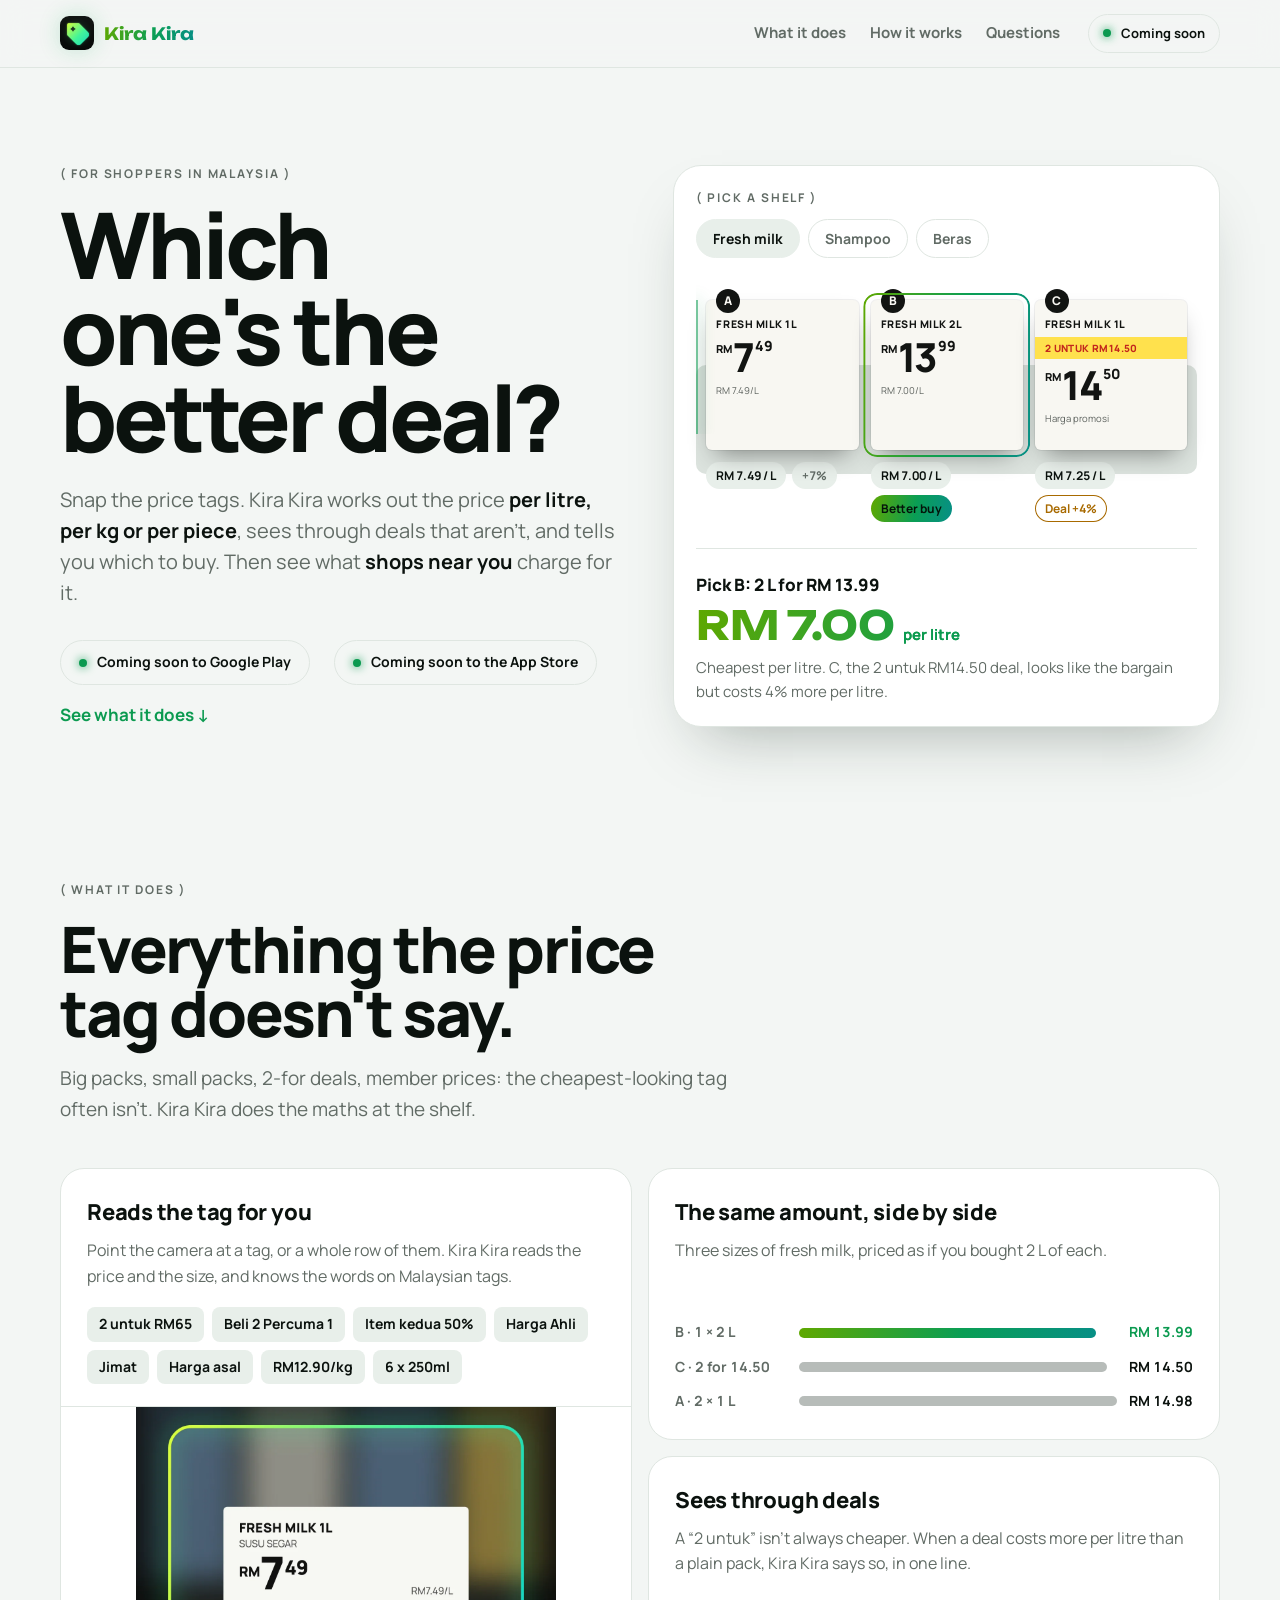
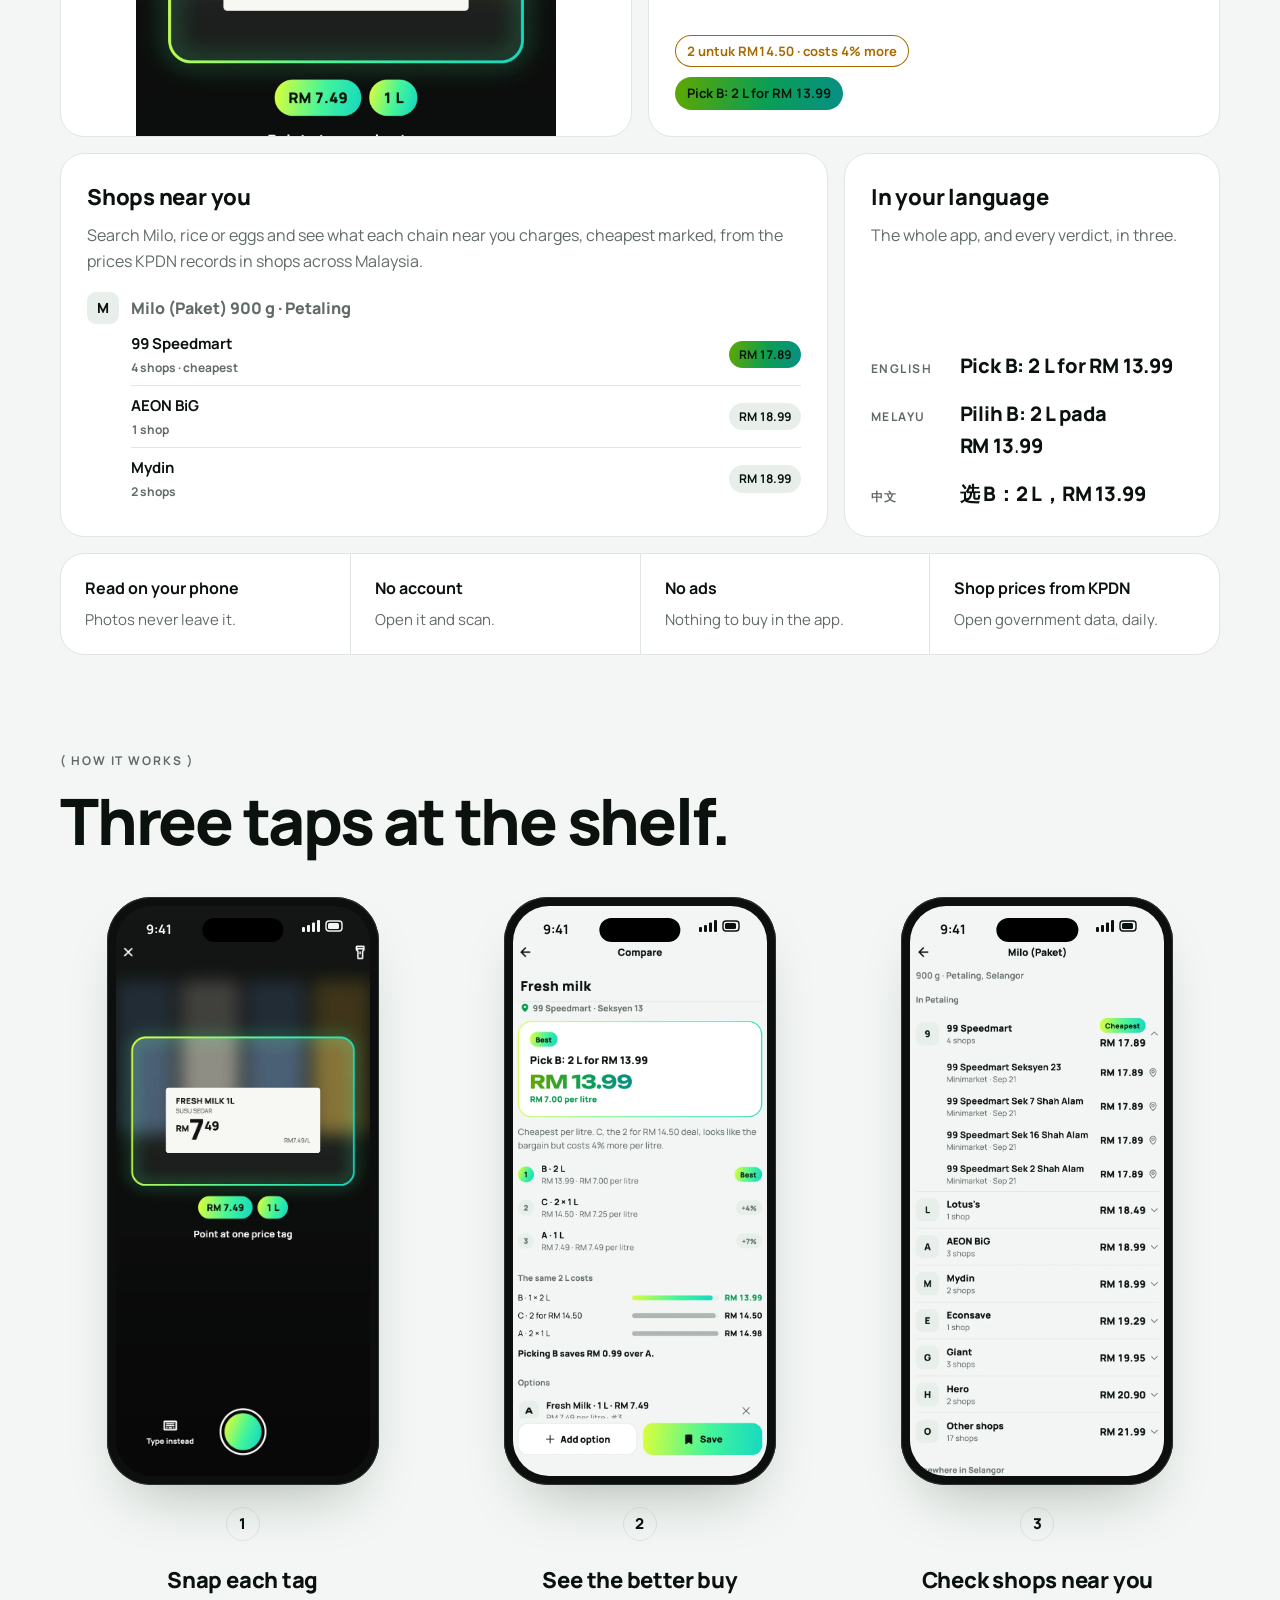
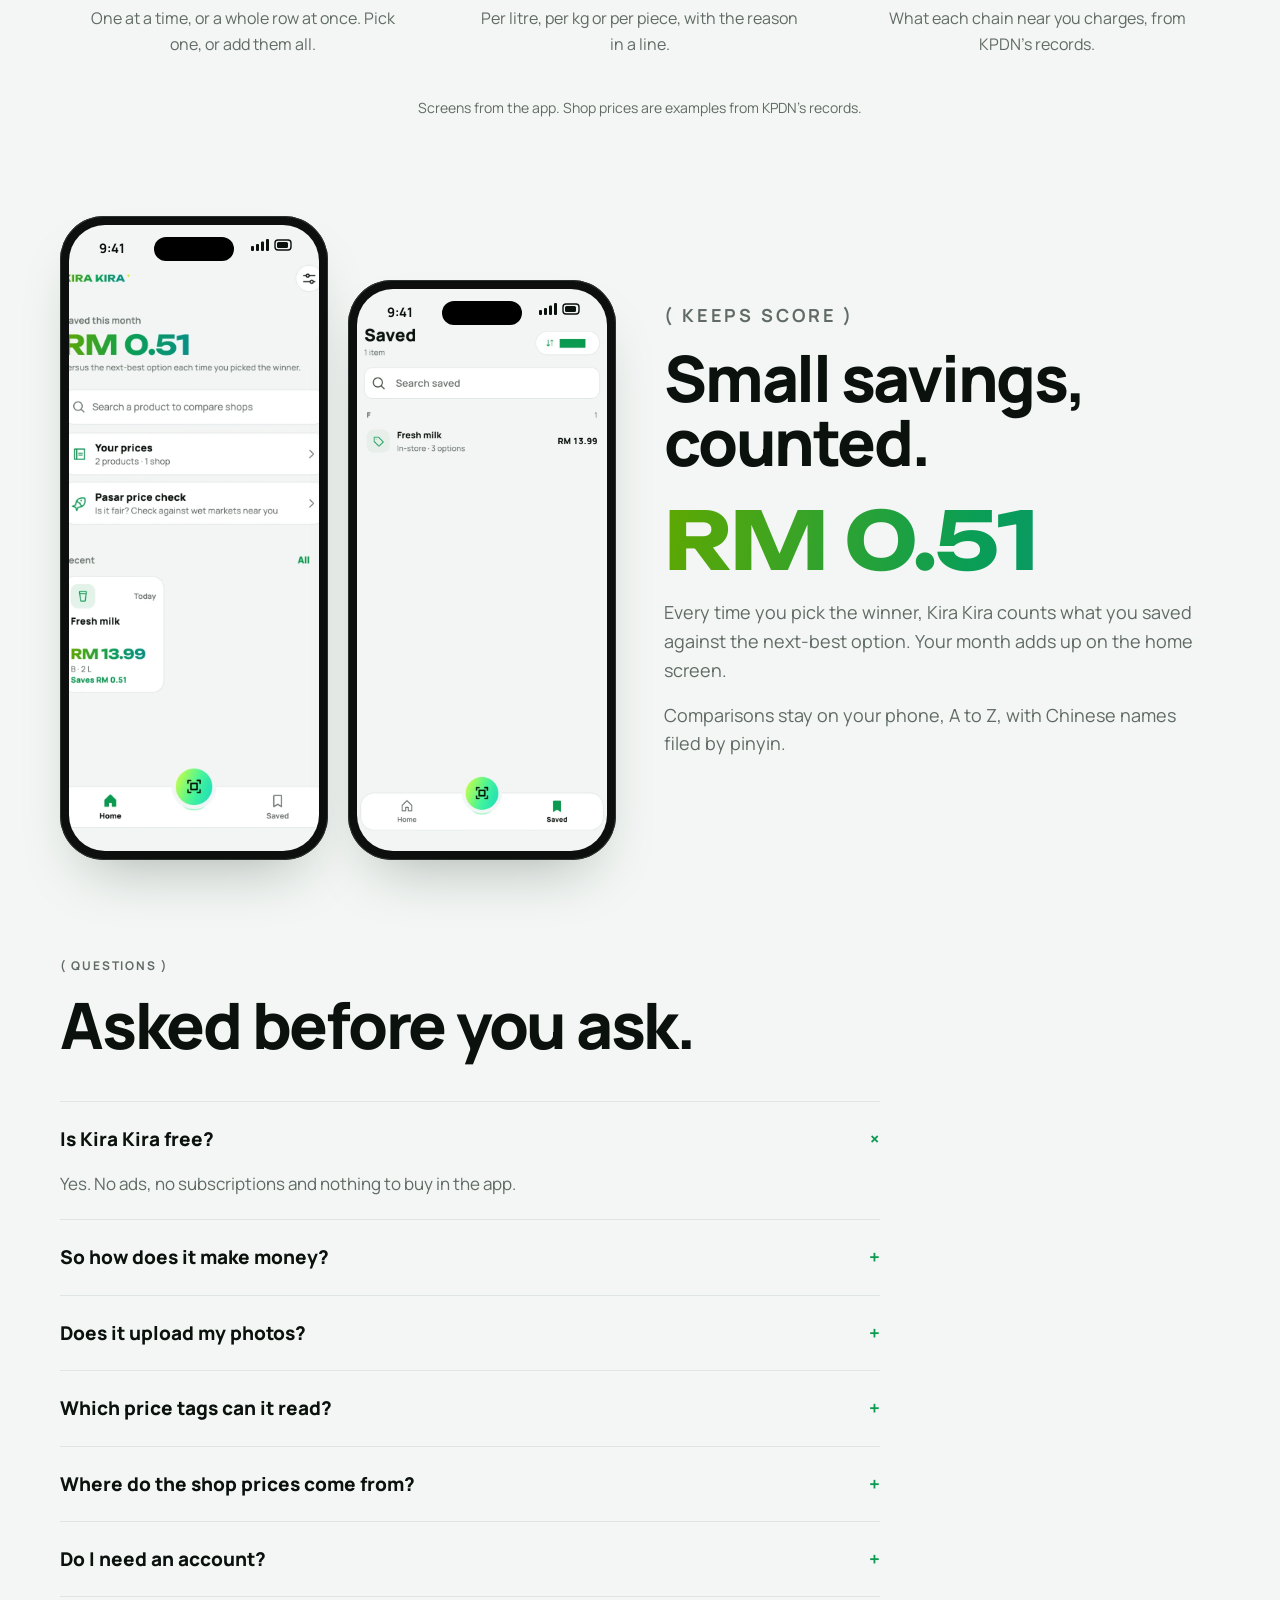
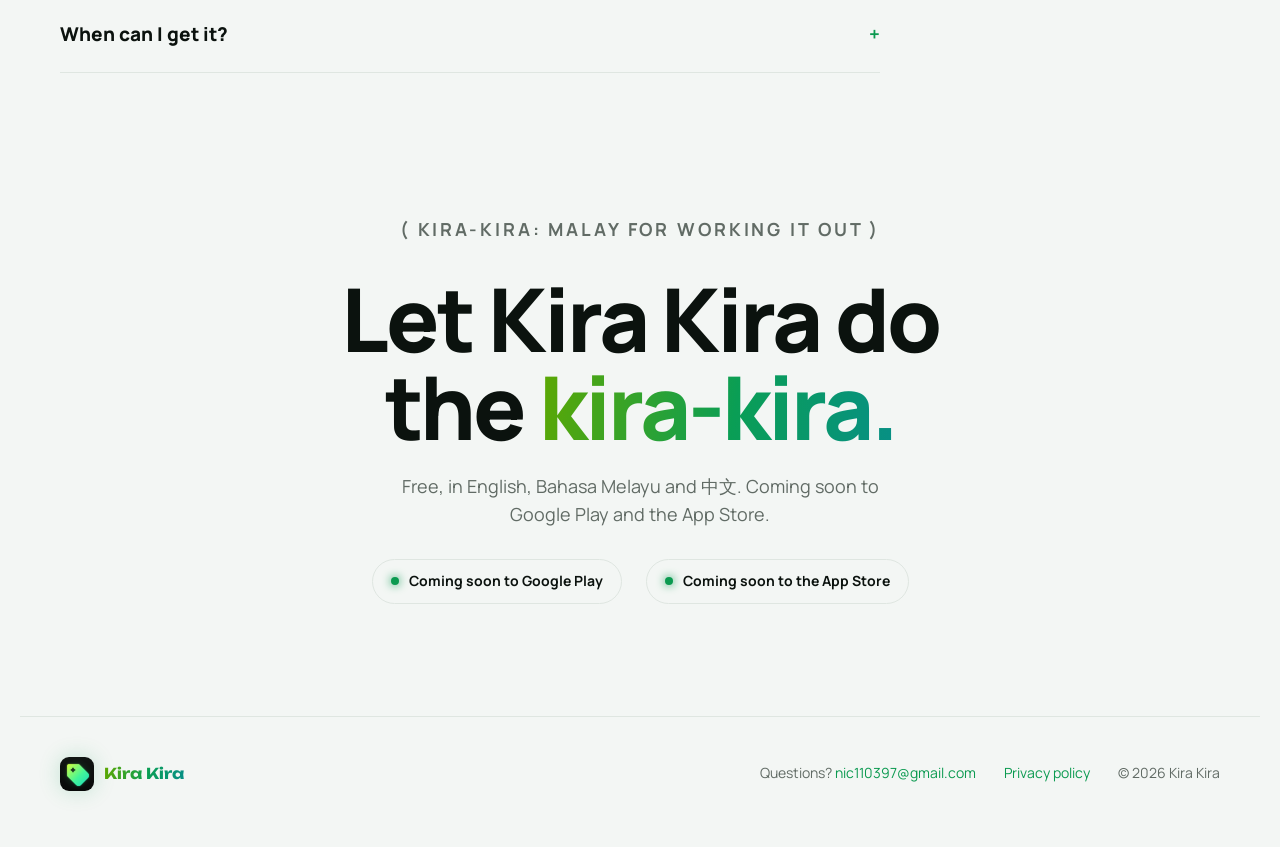
<file: index.html>
<!doctype html>
<html lang="en">
<head>
<meta charset="utf-8">
<meta name="viewport" content="width=device-width, initial-scale=1, viewport-fit=cover">
<title>Kira Kira — which one's the better deal?</title>
<meta name="description" content="Kira Kira is a free price-comparison app for shoppers in Malaysia: snap the shelf tags to see the better deal per litre, per kg or per piece, and what shops near you charge.">
<link rel="canonical" href="https://xuaan33.github.io/kirakira-site/">
<meta property="og:type" content="website">
<meta property="og:url" content="https://xuaan33.github.io/kirakira-site/">
<meta property="og:title" content="Kira Kira — which one's the better deal?">
<meta property="og:description" content="Snap the price tags; Kira Kira tells you which to buy. Free, for shoppers in Malaysia.">
<meta property="og:image" content="https://xuaan33.github.io/kirakira-site/og-image.png">
<meta name="twitter:card" content="summary_large_image">
<link rel="icon" href="favicon-32.png" sizes="32x32">
<link rel="apple-touch-icon" href="apple-touch-icon.png">
<link rel="stylesheet" href="style.css">
<meta name="theme-color" content="#0a0c0b" media="(prefers-color-scheme: dark)">
<meta name="theme-color" content="#f3f6f4" media="(prefers-color-scheme: light)">
<script src="shelf.js" defer></script>
</head>
<body>
  <nav class="nav" aria-label="Main">
    <div class="wrap">
      <a class="brand" href="./"><img src="icon.png" alt=""><span class="wordmark neon-text">Kira Kira</span></a>
      <div class="nav-links">
        <a href="#what">What it does</a>
        <a href="#how">How it works</a>
        <a href="#faq">Questions</a>
      </div>
      <span class="pill">Coming soon</span>
    </div>
  </nav>

  <div class="wrap">
    <header class="hero">
      <div>
        <p class="eyebrow">( For shoppers in Malaysia )</p>
        <h1>Which one's the better deal?</h1>
        <p class="lead">Snap the price tags. Kira Kira works out the price <strong>per litre, per kg or per piece</strong>, sees through deals that aren't, and tells you which to buy. Then see what <strong>shops near you</strong> charge for it.</p>
        <div class="actions">
          <span class="pill">Coming soon to Google Play</span>
          <span class="pill">Coming soon to the App Store</span>
          <a href="#what">See what it does ↓</a>
        </div>
      </div>

      <div class="demo" aria-label="Try it: three price tags on a shelf">
        <p class="eyebrow">( Pick a shelf )</p>
        <div class="switch" role="group" aria-label="Pick a shelf">
          <button type="button" id="shelf-milk" data-shelf="milk" aria-pressed="true">Fresh milk</button>
          <button type="button" id="shelf-shampoo" data-shelf="shampoo" aria-pressed="false">Shampoo</button>
          <button type="button" id="shelf-rice" data-shelf="rice" aria-pressed="false">Beras</button>
        </div>
        <div class="shelf">
          <div class="tags" id="tags"></div>
          <div class="frame" id="frame" aria-hidden="true"></div>
          <div class="scanline" aria-hidden="true"></div>
        </div>
        <div class="verdict" aria-live="polite">
          <p class="verdict-pick" id="pick"></p>
          <p class="verdict-unit neon-text" id="unit"></p>
          <p class="verdict-why" id="why"></p>
        </div>
      </div>
    </header>

    <section id="what">
      <div class="section-head">
        <p class="eyebrow">( What it does )</p>
        <h2>Everything the price tag doesn't say.</h2>
        <p>Big packs, small packs, 2-for deals, member prices: the cheapest-looking tag often isn't. Kira Kira does the maths at the shelf.</p>
      </div>

      <div class="bento">
        <article class="tile t-scan">
          <div>
            <h3>Reads the tag for you</h3>
            <p>Point the camera at a tag, or a whole row of them. Kira Kira reads the price and the size, and knows the words on Malaysian tags.</p>
          </div>
          <div class="words" aria-label="Tag words it understands">
            <span>2 untuk RM65</span><span>Beli 2 Percuma 1</span><span>Item kedua 50%</span><span>Harga Ahli</span><span>Jimat</span><span>Harga asal</span><span>RM12.90/kg</span><span>6 x 250ml</span>
          </div>
          <div class="scan-crop"><img src="shots/dark/scan.webp" alt="Kira Kira's scanner reading a fresh milk tag: RM 7.49, 1 L" loading="lazy"></div>
        </article>

        <article class="tile t-bars">
          <div>
            <h3>The same amount, side by side</h3>
            <p>Three sizes of fresh milk, priced as if you bought 2 L of each.</p>
          </div>
          <div class="bars demo-ui">
            <div class="bar win"><span>B · 1 × 2 L</span><i style="width: 93.4%"></i><b>RM 13.99</b></div>
            <div class="bar"><span>C · 2 for 14.50</span><i style="width: 96.8%"></i><b>RM 14.50</b></div>
            <div class="bar"><span>A · 2 × 1 L</span><i style="width: 100%"></i><b>RM 14.98</b></div>
          </div>
        </article>

        <article class="tile t-deal">
          <div>
            <h3>Sees through deals</h3>
            <p>A “2 untuk” isn't always cheaper. When a deal costs more per litre than a plain pack, Kira Kira says so, in one line.</p>
          </div>
          <div class="deal-note demo-ui">
            <span class="chip trap">2 untuk RM14.50 · costs 4% more</span>
            <span class="chip best">Pick B: 2 L for RM 13.99</span>
          </div>
        </article>

        <article class="tile t-shops">
          <div>
            <h3>Shops near you</h3>
            <p>Search Milo, rice or eggs and see what each chain near you charges, cheapest marked, from the prices KPDN records in shops across Malaysia.</p>
          </div>
          <div class="mini-offers demo-ui" aria-label="Example: Milo (Paket) 900 g near Petaling">
            <div class="mini-platform">
              <span class="letter">M</span>
              <div>
                <p class="platform">Milo (Paket) 900 g · Petaling</p>
                <ul>
                  <li>99 Speedmart <span class="chip best">RM 17.89</span><small>4 shops · cheapest</small></li>
                  <li>AEON BiG <span class="chip">RM 18.99</span><small>1 shop</small></li>
                  <li>Mydin <span class="chip">RM 18.99</span><small>2 shops</small></li>
                </ul>
              </div>
            </div>
          </div>
        </article>

        <article class="tile t-langs">
          <div>
            <h3>In your language</h3>
            <p>The whole app, and every verdict, in three.</p>
          </div>
          <dl class="langs demo-ui">
            <div><dt>English</dt><dd>Pick B: 2&nbsp;L for RM&nbsp;13.99</dd></div>
            <div><dt>Melayu</dt><dd>Pilih B: 2&nbsp;L pada RM&nbsp;13.99</dd></div>
            <div><dt>中文</dt><dd>选 B：2&nbsp;L，RM&nbsp;13.99</dd></div>
          </dl>
        </article>
      </div>

      <div class="facts">
        <div class="fact"><b>Read on your phone</b><span>Photos never leave it.</span></div>
        <div class="fact"><b>No account</b><span>Open it and scan.</span></div>
        <div class="fact"><b>No ads</b><span>Nothing to buy in the app.</span></div>
        <div class="fact"><b>Shop prices from KPDN</b><span>Open government data, daily.</span></div>
      </div>
    </section>

    <section id="how">
      <div class="section-head">
        <p class="eyebrow">( How it works )</p>
        <h2>Three taps at the shelf.</h2>
      </div>
      <div class="steps">
        <div class="step">
          <div class="phone camera"><div class="screen">
            <img class="shot-dark" src="shots/dark/scan.webp" alt="The scanner reading a tag: RM 7.49 for 1 L" loading="lazy">
            <img class="shot-light" src="shots/dark/scan.webp" alt="" loading="lazy">
            <div class="island"></div><div class="status"><span>9:41</span><svg viewBox="0 0 42 12" aria-hidden="true"><rect x="0" y="7" width="3" height="5" rx="1"/><rect x="5" y="5" width="3" height="7" rx="1"/><rect x="10" y="2.5" width="3" height="9.5" rx="1"/><rect x="15" y="0" width="3" height="12" rx="1"/><rect x="24" y="1" width="16" height="10" rx="3" fill="none" stroke="currentColor" stroke-width="1.4"/><rect x="26" y="3" width="11" height="6" rx="1.5"/></svg></div>
          </div></div>
          <span class="num">1</span>
          <div><h3>Snap each tag</h3><p>One at a time, or a whole row at once. Pick one, or add them all.</p></div>
        </div>
        <div class="step">
          <div class="phone"><div class="screen">
            <img class="shot-dark" src="shots/dark/result.webp" alt="The result: pick B, 2 L for RM 13.99, RM 7.00 per litre" loading="lazy">
            <img class="shot-light" src="shots/light/result.webp" alt="" loading="lazy">
            <div class="island"></div><div class="status"><span>9:41</span><svg viewBox="0 0 42 12" aria-hidden="true"><rect x="0" y="7" width="3" height="5" rx="1"/><rect x="5" y="5" width="3" height="7" rx="1"/><rect x="10" y="2.5" width="3" height="9.5" rx="1"/><rect x="15" y="0" width="3" height="12" rx="1"/><rect x="24" y="1" width="16" height="10" rx="3" fill="none" stroke="currentColor" stroke-width="1.4"/><rect x="26" y="3" width="11" height="6" rx="1.5"/></svg></div>
          </div></div>
          <span class="num">2</span>
          <div><h3>See the better buy</h3><p>Per litre, per kg or per piece, with the reason in a line.</p></div>
        </div>
        <div class="step">
          <div class="phone"><div class="screen">
            <img class="shot-dark" src="shots/dark/shops.webp" alt="Milo's price at each chain's shops near Petaling, 99 Speedmart cheapest" loading="lazy">
            <img class="shot-light" src="shots/light/shops.webp" alt="" loading="lazy">
            <div class="island"></div><div class="status"><span>9:41</span><svg viewBox="0 0 42 12" aria-hidden="true"><rect x="0" y="7" width="3" height="5" rx="1"/><rect x="5" y="5" width="3" height="7" rx="1"/><rect x="10" y="2.5" width="3" height="9.5" rx="1"/><rect x="15" y="0" width="3" height="12" rx="1"/><rect x="24" y="1" width="16" height="10" rx="3" fill="none" stroke="currentColor" stroke-width="1.4"/><rect x="26" y="3" width="11" height="6" rx="1.5"/></svg></div>
          </div></div>
          <span class="num">3</span>
          <div><h3>Check shops near you</h3><p>What each chain near you charges, from KPDN's records.</p></div>
        </div>
      </div>
      <p class="note">Screens from the app. Shop prices are examples from KPDN's records.</p>
    </section>

    <section id="score">
      <div class="score">
        <div class="phones">
          <div class="phone"><div class="screen">
            <img class="shot-dark" src="shots/dark/home.webp" alt="Kira Kira's home: saved this month RM 0.51" loading="lazy">
            <img class="shot-light" src="shots/light/home.webp" alt="" loading="lazy">
            <div class="island"></div><div class="status"><span>9:41</span><svg viewBox="0 0 42 12" aria-hidden="true"><rect x="0" y="7" width="3" height="5" rx="1"/><rect x="5" y="5" width="3" height="7" rx="1"/><rect x="10" y="2.5" width="3" height="9.5" rx="1"/><rect x="15" y="0" width="3" height="12" rx="1"/><rect x="24" y="1" width="16" height="10" rx="3" fill="none" stroke="currentColor" stroke-width="1.4"/><rect x="26" y="3" width="11" height="6" rx="1.5"/></svg></div>
          </div></div>
          <div class="phone"><div class="screen">
            <img class="shot-dark" src="shots/dark/saved.webp" alt="Saved comparisons" loading="lazy">
            <img class="shot-light" src="shots/light/saved.webp" alt="" loading="lazy">
            <div class="island"></div><div class="status"><span>9:41</span><svg viewBox="0 0 42 12" aria-hidden="true"><rect x="0" y="7" width="3" height="5" rx="1"/><rect x="5" y="5" width="3" height="7" rx="1"/><rect x="10" y="2.5" width="3" height="9.5" rx="1"/><rect x="15" y="0" width="3" height="12" rx="1"/><rect x="24" y="1" width="16" height="10" rx="3" fill="none" stroke="currentColor" stroke-width="1.4"/><rect x="26" y="3" width="11" height="6" rx="1.5"/></svg></div>
          </div></div>
        </div>
        <div>
          <p class="eyebrow">( Keeps score )</p>
          <h2>Small savings, counted.</h2>
          <div class="big-number neon-text">RM 0.51</div>
          <p>Every time you pick the winner, Kira Kira counts what you saved against the next-best option. Your month adds up on the home screen.</p>
          <p>Comparisons stay on your phone, A to Z, with Chinese names filed by pinyin.</p>
        </div>
      </div>
    </section>

    <section id="faq">
      <div class="section-head">
        <p class="eyebrow">( Questions )</p>
        <h2>Asked before you ask.</h2>
      </div>
      <div class="faq">
        <details open>
          <summary>Is Kira Kira free?</summary>
          <p>Yes. No ads, no subscriptions and nothing to buy in the app.</p>
        </details>
        <details>
          <summary>So how does it make money?</summary>
          <p>When you search an online store from Kira Kira, such as Lazada, and buy there, the store may pay us a commission. It never changes your price.</p>
        </details>
        <details>
          <summary>Does it upload my photos?</summary>
          <p>No. Tags are read on your phone, and photos are never saved or sent anywhere. See the <a href="privacy.html">privacy policy</a>.</p>
        </details>
        <details>
          <summary>Which price tags can it read?</summary>
          <p>Printed shelf tags in Malaysian shops, including deals like “2 untuk” and “Beli 2 Percuma 1”, member prices (Harga Ahli), savings (Jimat) and prices per kg. If a tag won't read, type it in.</p>
        </details>
        <details>
          <summary>Where do the shop prices come from?</summary>
          <p>From PriceCatcher, KPDN's daily record of everyday goods' prices at shops across Malaysia, published as open data on data.gov.my.</p>
        </details>
        <details>
          <summary>Do I need an account?</summary>
          <p>No. Open the app and scan.</p>
        </details>
        <details>
          <summary>When can I get it?</summary>
          <p>Soon, on Google Play and the App Store.</p>
        </details>
      </div>
    </section>

    <section class="closing">
      <p class="eyebrow">( Kira-kira: Malay for working it out )</p>
      <h2>Let Kira Kira do the <span class="neon-text">kira-kira.</span></h2>
      <p>Free, in English, Bahasa Melayu and 中文. Coming soon to Google Play and the App Store.</p>
      <div class="actions">
        <span class="pill">Coming soon to Google Play</span>
        <span class="pill">Coming soon to the App Store</span>
      </div>
    </section>
  </div>

  <footer>
    <div class="wrap">
      <a class="brand" href="./"><img src="icon.png" alt=""><span class="wordmark neon-text">Kira Kira</span></a>
      <span>Questions? <a href="mailto:nic110397@gmail.com">nic110397@gmail.com</a></span>
      <a href="privacy.html">Privacy policy</a>
      <span>© 2026 Kira Kira</span>
    </div>
  </footer>
</body>
</html>
</file>
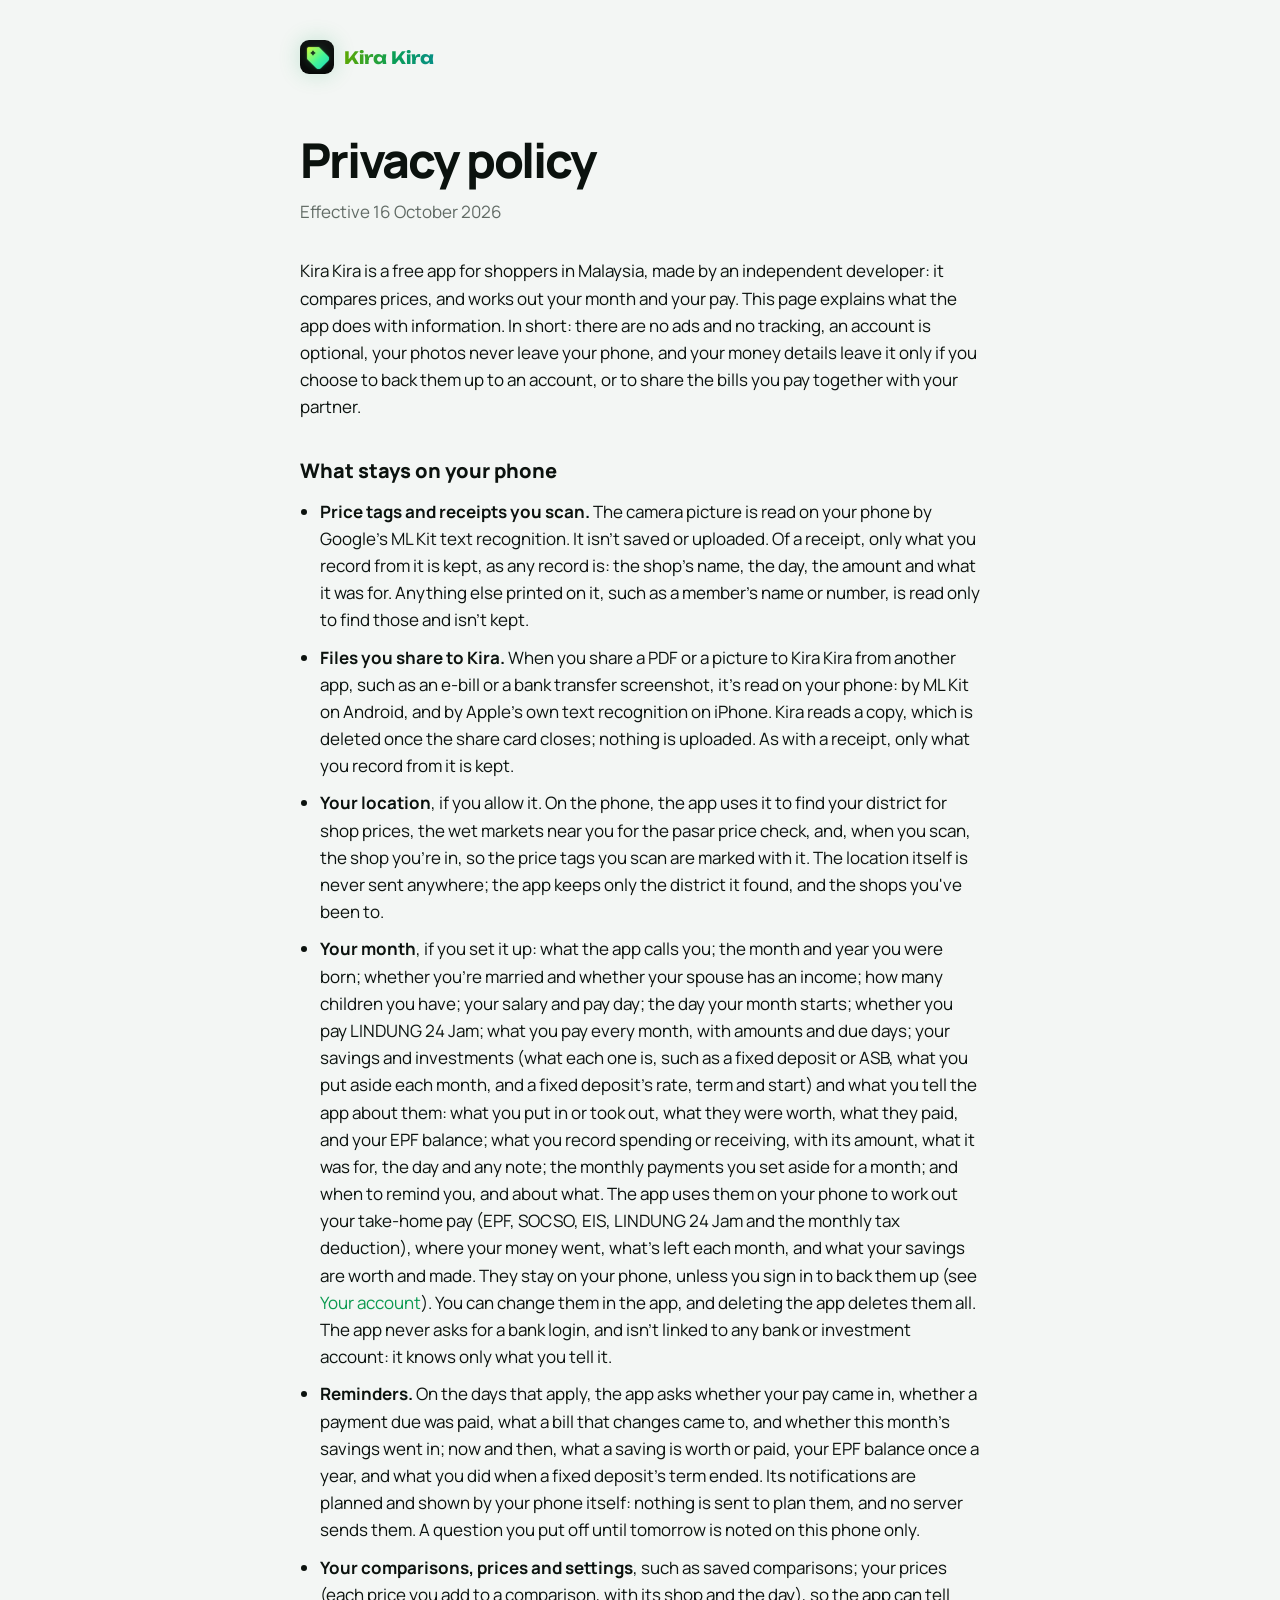
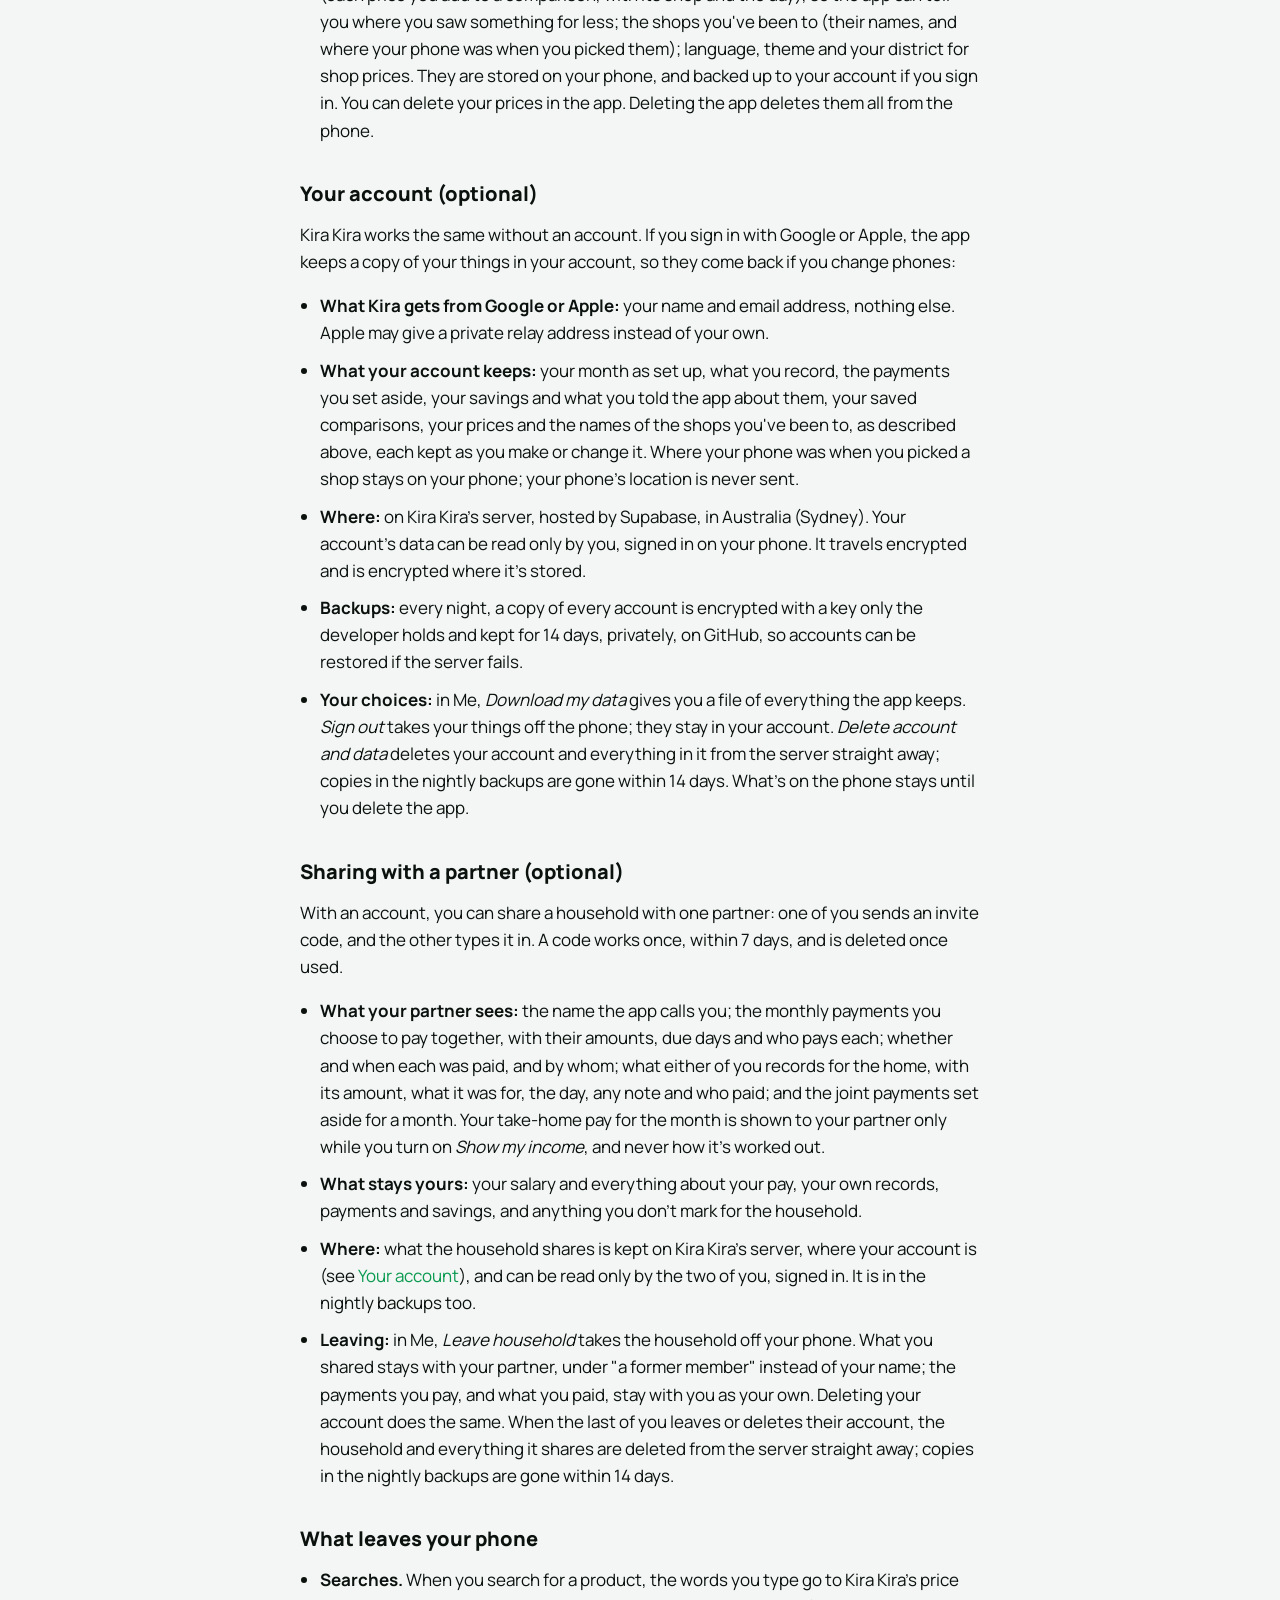
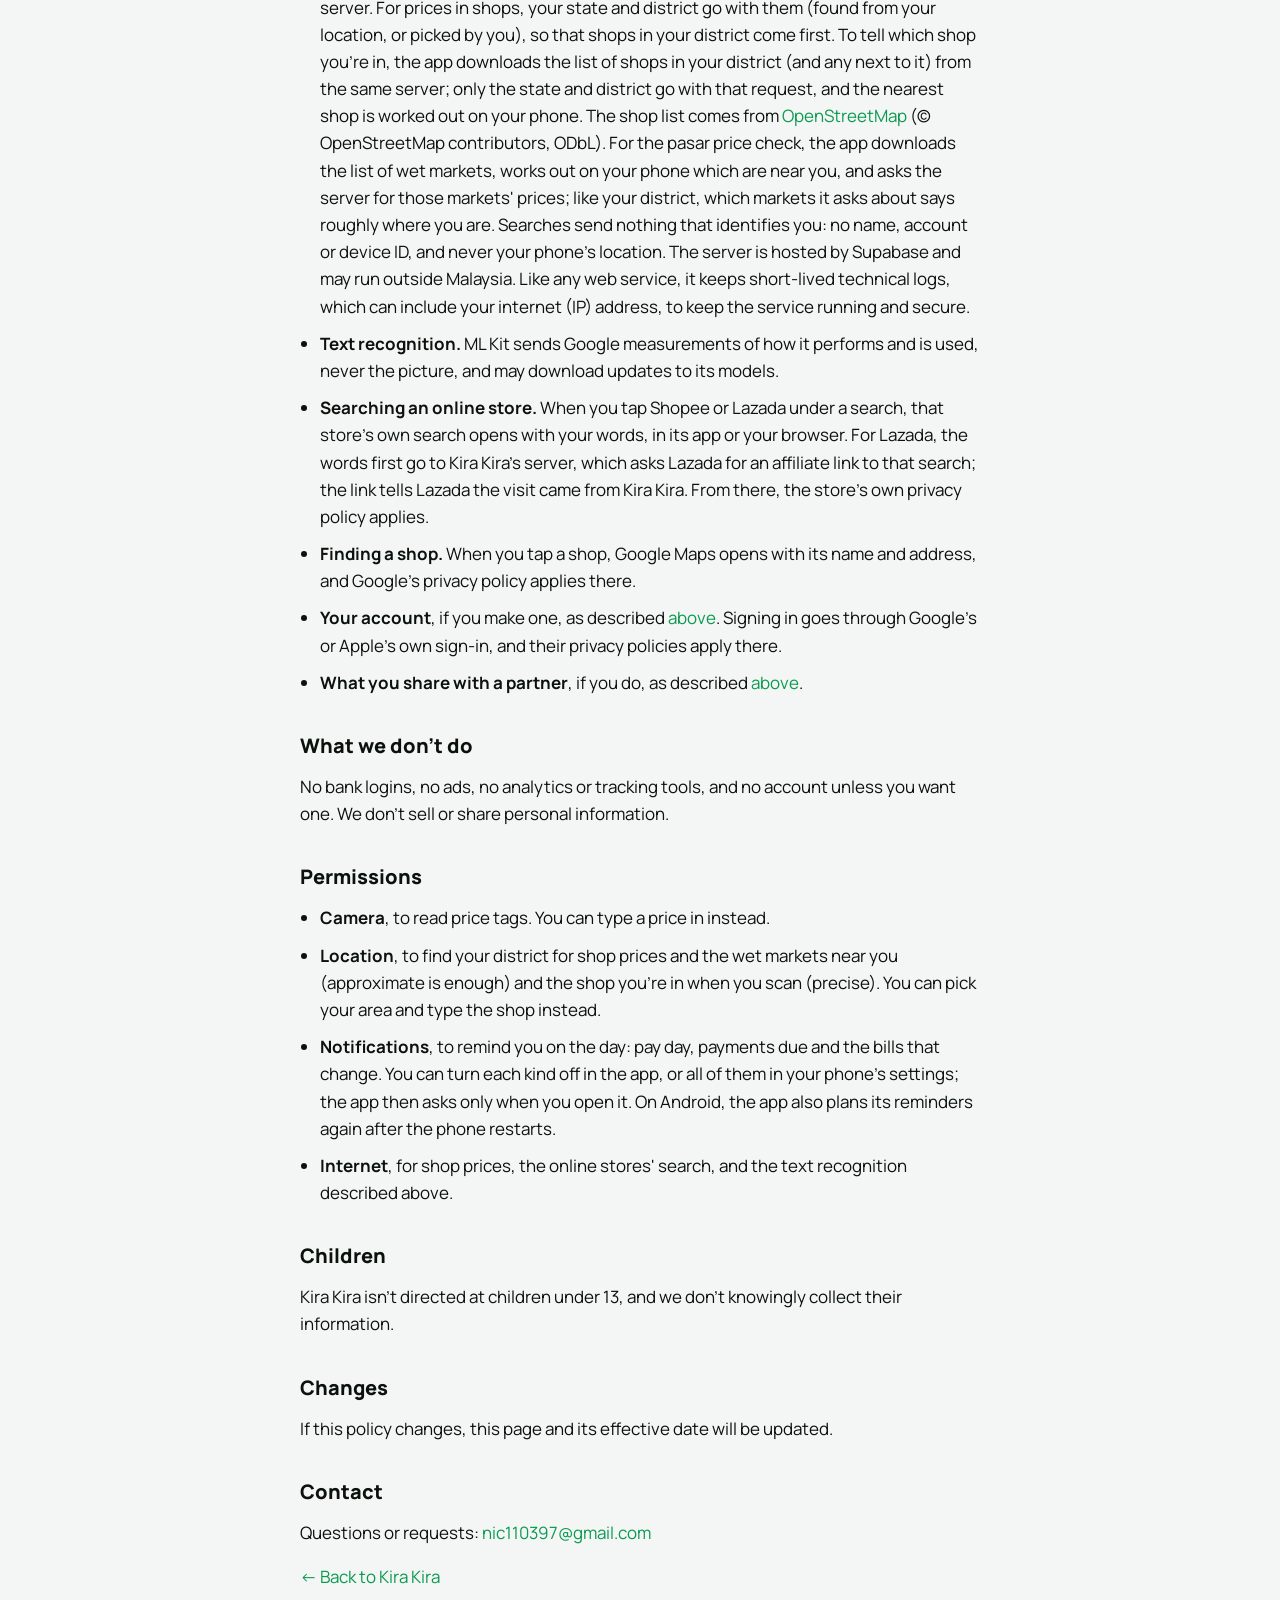
<file: privacy.html>
<!doctype html>
<html lang="en">
<head>
<meta charset="utf-8">
<meta name="viewport" content="width=device-width, initial-scale=1, viewport-fit=cover">
<title>Privacy policy — Kira Kira</title>
<meta name="description" content="What the Kira Kira app does with information: no ads, no tracking, an optional account, and your photos never leave your phone.">
<link rel="canonical" href="https://xuaan33.github.io/kirakira-site/privacy.html">
<link rel="icon" href="favicon-32.png" sizes="32x32">
<link rel="apple-touch-icon" href="apple-touch-icon.png">
<link rel="stylesheet" href="style.css">
<meta name="theme-color" content="#0a0c0b" media="(prefers-color-scheme: dark)">
<meta name="theme-color" content="#f3f6f4" media="(prefers-color-scheme: light)">
</head>
<body>
  <div class="doc">
    <a class="brand" href="./"><img src="icon.png" alt=""><span class="wordmark neon-text">Kira Kira</span></a>
    <h1>Privacy policy</h1>
    <p class="date">Effective 16 October 2026</p>
    <p>Kira Kira is a free app for shoppers in Malaysia, made by an independent developer: it compares prices, and works out your month and your pay. This page explains what the app does with information. In short: there are no ads and no tracking, an account is optional, your photos never leave your phone, and your money details leave it only if you choose to back them up to an account, or to share the bills you pay together with your partner.</p>
    <h2>What stays on your phone</h2>
    <ul>
      <li><strong>Price tags and receipts you scan.</strong> The camera picture is read on your phone by Google's ML Kit text recognition. It isn't saved or uploaded. Of a receipt, only what you record from it is kept, as any record is: the shop's name, the day, the amount and what it was for. Anything else printed on it, such as a member's name or number, is read only to find those and isn't kept.</li>
      <li><strong>Files you share to Kira.</strong> When you share a PDF or a picture to Kira Kira from another app, such as an e-bill or a bank transfer screenshot, it's read on your phone: by ML Kit on Android, and by Apple's own text recognition on iPhone. Kira reads a copy, which is deleted once the share card closes; nothing is uploaded. As with a receipt, only what you record from it is kept.</li>
      <li><strong>Your location</strong>, if you allow it. On the phone, the app uses it to find your district for shop prices, the wet markets near you for the pasar price check, and, when you scan, the shop you're in, so the price tags you scan are marked with it. The location itself is never sent anywhere; the app keeps only the district it found, and the shops you've been to.</li>
      <li><strong>Your month</strong>, if you set it up: what the app calls you; the month and year you were born; whether you're married and whether your spouse has an income; how many children you have; your salary and pay day; the day your month starts; whether you pay LINDUNG 24 Jam; what you pay every month, with amounts and due days; your savings and investments (what each one is, such as a fixed deposit or ASB, what you put aside each month, and a fixed deposit's rate, term and start) and what you tell the app about them: what you put in or took out, what they were worth, what they paid, and your EPF balance; what you record spending or receiving, with its amount, what it was for, the day and any note; the monthly payments you set aside for a month; and when to remind you, and about what. The app uses them on your phone to work out your take-home pay (EPF, SOCSO, EIS, LINDUNG 24 Jam and the monthly tax deduction), where your money went, what's left each month, and what your savings are worth and made. They stay on your phone, unless you sign in to back them up (see <a href="#account">Your account</a>). You can change them in the app, and deleting the app deletes them all. The app never asks for a bank login, and isn't linked to any bank or investment account: it knows only what you tell it.</li>
      <li><strong>Reminders.</strong> On the days that apply, the app asks whether your pay came in, whether a payment due was paid, what a bill that changes came to, and whether this month's savings went in; now and then, what a saving is worth or paid, your EPF balance once a year, and what you did when a fixed deposit's term ended. Its notifications are planned and shown by your phone itself: nothing is sent to plan them, and no server sends them. A question you put off until tomorrow is noted on this phone only.</li>
      <li><strong>Your comparisons, prices and settings</strong>, such as saved comparisons; your prices (each price you add to a comparison, with its shop and the day), so the app can tell you where you saw something for less; the shops you've been to (their names, and where your phone was when you picked them); language, theme and your district for shop prices. They are stored on your phone, and backed up to your account if you sign in. You can delete your prices in the app. Deleting the app deletes them all from the phone.</li>
    </ul>
    <h2 id="account">Your account (optional)</h2>
    <p>Kira Kira works the same without an account. If you sign in with Google or Apple, the app keeps a copy of your things in your account, so they come back if you change phones:</p>
    <ul>
      <li><strong>What Kira gets from Google or Apple:</strong> your name and email address, nothing else. Apple may give a private relay address instead of your own.</li>
      <li><strong>What your account keeps:</strong> your month as set up, what you record, the payments you set aside, your savings and what you told the app about them, your saved comparisons, your prices and the names of the shops you've been to, as described above, each kept as you make or change it. Where your phone was when you picked a shop stays on your phone; your phone's location is never sent.</li>
      <li><strong>Where:</strong> on Kira Kira's server, hosted by Supabase, in Australia (Sydney). Your account's data can be read only by you, signed in on your phone. It travels encrypted and is encrypted where it's stored.</li>
      <li><strong>Backups:</strong> every night, a copy of every account is encrypted with a key only the developer holds and kept for 14 days, privately, on GitHub, so accounts can be restored if the server fails.</li>
      <li><strong>Your choices:</strong> in Me, <em>Download my data</em> gives you a file of everything the app keeps. <em>Sign out</em> takes your things off the phone; they stay in your account. <em>Delete account and data</em> deletes your account and everything in it from the server straight away; copies in the nightly backups are gone within 14 days. What's on the phone stays until you delete the app.</li>
    </ul>
    <h2 id="household">Sharing with a partner (optional)</h2>
    <p>With an account, you can share a household with one partner: one of you sends an invite code, and the other types it in. A code works once, within 7 days, and is deleted once used.</p>
    <ul>
      <li><strong>What your partner sees:</strong> the name the app calls you; the monthly payments you choose to pay together, with their amounts, due days and who pays each; whether and when each was paid, and by whom; what either of you records for the home, with its amount, what it was for, the day, any note and who paid; and the joint payments set aside for a month. Your take-home pay for the month is shown to your partner only while you turn on <em>Show my income</em>, and never how it's worked out.</li>
      <li><strong>What stays yours:</strong> your salary and everything about your pay, your own records, payments and savings, and anything you don't mark for the household.</li>
      <li><strong>Where:</strong> what the household shares is kept on Kira Kira's server, where your account is (see <a href="#account">Your account</a>), and can be read only by the two of you, signed in. It is in the nightly backups too.</li>
      <li><strong>Leaving:</strong> in Me, <em>Leave household</em> takes the household off your phone. What you shared stays with your partner, under "a former member" instead of your name; the payments you pay, and what you paid, stay with you as your own. Deleting your account does the same. When the last of you leaves or deletes their account, the household and everything it shares are deleted from the server straight away; copies in the nightly backups are gone within 14 days.</li>
    </ul>
    <h2>What leaves your phone</h2>
    <ul>
      <li><strong>Searches.</strong> When you search for a product, the words you type go to Kira Kira's price server. For prices in shops, your state and district go with them (found from your location, or picked by you), so that shops in your district come first. To tell which shop you're in, the app downloads the list of shops in your district (and any next to it) from the same server; only the state and district go with that request, and the nearest shop is worked out on your phone. The shop list comes from <a href="https://www.openstreetmap.org/copyright">OpenStreetMap</a> (© OpenStreetMap contributors, ODbL). For the pasar price check, the app downloads the list of wet markets, works out on your phone which are near you, and asks the server for those markets' prices; like your district, which markets it asks about says roughly where you are. Searches send nothing that identifies you: no name, account or device ID, and never your phone's location. The server is hosted by Supabase and may run outside Malaysia. Like any web service, it keeps short-lived technical logs, which can include your internet (IP) address, to keep the service running and secure.</li>
      <li><strong>Text recognition.</strong> ML Kit sends Google measurements of how it performs and is used, never the picture, and may download updates to its models.</li>
      <li><strong>Searching an online store.</strong> When you tap Shopee or Lazada under a search, that store's own search opens with your words, in its app or your browser. For Lazada, the words first go to Kira Kira's server, which asks Lazada for an affiliate link to that search; the link tells Lazada the visit came from Kira Kira. From there, the store's own privacy policy applies.</li>
      <li><strong>Finding a shop.</strong> When you tap a shop, Google Maps opens with its name and address, and Google's privacy policy applies there.</li>
      <li><strong>Your account</strong>, if you make one, as described <a href="#account">above</a>. Signing in goes through Google's or Apple's own sign-in, and their privacy policies apply there.</li>
      <li><strong>What you share with a partner</strong>, if you do, as described <a href="#household">above</a>.</li>
    </ul>
    <h2>What we don't do</h2>
    <p>No bank logins, no ads, no analytics or tracking tools, and no account unless you want one. We don't sell or share personal information.</p>
    <h2>Permissions</h2>
    <ul>
      <li><strong>Camera</strong>, to read price tags. You can type a price in instead.</li>
      <li><strong>Location</strong>, to find your district for shop prices and the wet markets near you (approximate is enough) and the shop you're in when you scan (precise). You can pick your area and type the shop instead.</li>
      <li><strong>Notifications</strong>, to remind you on the day: pay day, payments due and the bills that change. You can turn each kind off in the app, or all of them in your phone's settings; the app then asks only when you open it. On Android, the app also plans its reminders again after the phone restarts.</li>
      <li><strong>Internet</strong>, for shop prices, the online stores' search, and the text recognition described above.</li>
    </ul>
    <h2>Children</h2>
    <p>Kira Kira isn't directed at children under 13, and we don't knowingly collect their information.</p>
    <h2>Changes</h2>
    <p>If this policy changes, this page and its effective date will be updated.</p>
    <h2>Contact</h2>
    <p>Questions or requests: <a href="mailto:nic110397@gmail.com">nic110397@gmail.com</a></p>
    <p><a href="./">← Back to Kira Kira</a></p>
  </div>
</body>
</html>
</file>
<file: style.css>
/* Kira Kira's site: the app's own palette and type. Dark first, like the
   app; one neon gradient, spent on the better buy. Fonts are subset to
   Latin and served from here, so a visit reaches no one else. */
@font-face { font-family: "Manrope"; src: url(fonts/Manrope-Regular.woff2) format("woff2"); font-weight: 400; font-display: swap; }
@font-face { font-family: "Manrope"; src: url(fonts/Manrope-Bold.woff2) format("woff2"); font-weight: 700; font-display: swap; }
@font-face { font-family: "Manrope"; src: url(fonts/Manrope-ExtraBold.woff2) format("woff2"); font-weight: 800; font-display: swap; }
@font-face { font-family: "Unbounded"; src: url(fonts/Unbounded-Bold.woff2) format("woff2"); font-weight: 700; font-display: swap; }

:root {
  color-scheme: dark;
  --bg: #0a0c0b;
  --surface: #121614;
  --surface2: #1c221f;
  --line: #242b27;
  --text: #f1f5f2;
  --muted: #8c968f;
  --accent: #45f59a;
  --warn: #ffc24d;
  --on-neon: #04140a;
  --neon: linear-gradient(100deg, #d8ff3c 0%, #45f59a 55%, #16d9c0 100%);
  --glow: rgba(69, 245, 154, 0.3);
  --rail: #1c221f;
  --nav-bg: rgba(10, 12, 11, 0.74);
  --shadow: 0 30px 60px -24px rgba(0, 0, 0, 0.7);
  --shot-dark: block;
  --shot-light: none;
  --status-ink: #f1f5f2;
  /* Shelf tags are paper in any light. */
  --paper: #f8f7f2;
  --ink: #121412;
  --ink-soft: #5d625e;
  --deal: #ffe14d;
  --deal-ink: #c3261d;
  --sans: "Manrope", "PingFang SC", "Noto Sans SC", system-ui, -apple-system, "Segoe UI", sans-serif;
  --display: "Unbounded", "Manrope", system-ui, sans-serif;
}
@media (prefers-color-scheme: light) {
  :root {
    color-scheme: light;
    --bg: #f3f6f4;
    --surface: #ffffff;
    --surface2: #e8efea;
    --line: #dfe6e1;
    --text: #0b120e;
    --muted: #616b65;
    --accent: #0b9a50;
    --warn: #a86a00;
    --neon: linear-gradient(100deg, #5fa800 0%, #0a9e55 55%, #078f86 100%);
    --glow: rgba(11, 154, 80, 0.2);
    --rail: #dce3de;
    --nav-bg: rgba(243, 246, 244, 0.8);
    --shadow: 0 30px 60px -28px rgba(20, 40, 30, 0.35);
    --shot-dark: none;
    --shot-light: block;
    --status-ink: #0b120e;
  }
}

* { box-sizing: border-box; }
html { scroll-behavior: smooth; }
body {
  margin: 0;
  padding-inline: 20px;
  background: var(--bg);
  color: var(--text);
  font: 400 17px/1.6 var(--sans);
  -webkit-font-smoothing: antialiased;
}
img { max-width: 100%; }
a { color: var(--accent); text-decoration: none; }
a:hover { text-decoration: underline; }
:focus-visible { outline: 2px solid var(--accent); outline-offset: 3px; border-radius: 6px; }

.wrap { max-width: 1160px; margin-inline: auto; }
.eyebrow {
  margin: 0 0 18px;
  font-size: 12px;
  font-weight: 700;
  letter-spacing: 0.16em;
  text-transform: uppercase;
  color: var(--muted);
}
.neon-text {
  background: var(--neon);
  -webkit-background-clip: text;
  background-clip: text;
  color: transparent;
}
.pill {
  display: inline-flex;
  align-items: center;
  gap: 10px;
  padding: 10px 18px;
  border: 1px solid var(--line);
  border-radius: 999px;
  font-size: 14px;
  font-weight: 700;
  color: var(--text);
  white-space: nowrap;
}
.pill::before {
  content: "";
  width: 8px;
  height: 8px;
  border-radius: 50%;
  background: var(--accent);
  box-shadow: 0 0 10px var(--accent);
}

/* Navigation */
.nav {
  position: sticky;
  top: env(safe-area-inset-top, 0px);
  z-index: 10;
  margin-inline: -20px;
  padding: 14px 20px;
  background: var(--nav-bg);
  backdrop-filter: blur(14px);
  -webkit-backdrop-filter: blur(14px);
  border-bottom: 1px solid var(--line);
}
.nav .wrap { display: flex; align-items: center; gap: 28px; }
.brand { display: inline-flex; align-items: center; gap: 10px; text-decoration: none; }
.brand:hover { text-decoration: none; }
.brand img { width: 34px; height: 34px; border-radius: 9px; box-shadow: 0 0 22px var(--glow); }
.wordmark { font: 700 17px var(--display); white-space: nowrap; }
.nav-links { display: flex; gap: 24px; margin-left: auto; }
.nav-links a { color: var(--muted); font-size: 15px; font-weight: 700; }
.nav-links a:hover { color: var(--text); text-decoration: none; }
.nav .pill { padding: 8px 14px; font-size: 13px; }

/* Hero */
.hero {
  display: grid;
  grid-template-columns: 1fr;
  gap: 48px;
  padding-block: 72px 40px;
  align-items: center;
}
h1 {
  margin: 0 0 24px;
  font-weight: 800;
  font-size: clamp(48px, 7.2vw, 92px);
  line-height: 0.94;
  letter-spacing: -0.045em;
  text-wrap: balance;
}
.lead { max-width: 33em; margin: 0 0 32px; font-size: 20px; line-height: 1.55; color: var(--muted); }
.lead strong { color: var(--text); font-weight: 700; }
.actions { display: flex; flex-wrap: wrap; align-items: center; gap: 16px 24px; }
.actions a { font-weight: 700; }

/* The shelf demo */
.demo {
  position: relative;
  padding: 22px;
  border: 1px solid var(--line);
  border-radius: 28px;
  background: var(--surface);
  box-shadow: var(--shadow);
}
.demo .eyebrow { margin-bottom: 12px; }
.switch { display: flex; flex-wrap: wrap; gap: 8px; margin-bottom: 26px; }
.switch button {
  padding: 9px 16px;
  border: 1px solid var(--line);
  border-radius: 999px;
  background: transparent;
  color: var(--muted);
  font: 700 14px var(--sans);
  cursor: pointer;
  transition: color 0.2s, border-color 0.2s, background 0.2s;
}
.switch button:hover { color: var(--text); border-color: var(--muted); }
.switch button[aria-pressed="true"] { background: var(--surface2); color: var(--text); border-color: var(--surface2); }

.shelf { position: relative; padding: 16px 10px 0; }
.shelf::before {
  /* The shelf edge the tags clip onto. */
  content: "";
  position: absolute;
  inset: 34% 0 auto;
  height: 46%;
  border-radius: 10px;
  background: var(--rail);
}
.tags { position: relative; display: flex; gap: 12px; align-items: flex-start; }
.tag-slot { flex: 1 1 0; min-width: 0; display: flex; flex-direction: column; gap: 12px; }
.tag {
  position: relative;
  min-height: 150px;
  padding: 18px 10px 10px;
  border-radius: 6px;
  background: var(--paper);
  color: var(--ink);
  box-shadow: 0 12px 24px -10px rgba(0, 0, 0, 0.45), 0 0 0 1px rgba(0, 0, 0, 0.06);
  transition: transform 0.35s ease;
}
.tag .letter {
  position: absolute;
  top: -11px;
  left: 10px;
  display: grid;
  place-items: center;
  width: 24px;
  height: 24px;
  border-radius: 50%;
  background: var(--ink);
  color: var(--paper);
  font-size: 12px;
  font-weight: 800;
}
.tag .name { font-size: 10.5px; font-weight: 800; letter-spacing: 0.05em; text-transform: uppercase; line-height: 1.25; }
.tag .band {
  margin: 6px -10px 2px;
  padding: 3px 10px;
  background: var(--deal);
  color: var(--deal-ink);
  font-size: 10px;
  font-weight: 800;
  letter-spacing: 0.04em;
  text-transform: uppercase;
}
.tag .price { display: flex; align-items: flex-start; gap: 1px; margin-top: 6px; font-weight: 800; line-height: 1; }
.tag .rm { margin-top: 6px; font-size: 11px; }
.tag .whole { font-size: clamp(30px, 3.4vw, 40px); letter-spacing: -0.03em; }
.tag .cents { margin-top: 2px; font-size: 14px; }
.tag .small { margin-top: 6px; font-size: 9.5px; color: var(--ink-soft); }
.tag .jimat { color: var(--deal-ink); font-weight: 800; }
.tag .was { text-decoration: line-through; }

.reading { display: flex; flex-wrap: wrap; gap: 6px; }
.chip {
  display: inline-flex;
  align-items: center;
  padding: 4px 10px;
  border-radius: 999px;
  background: var(--surface2);
  color: var(--text);
  font-size: 12px;
  font-weight: 700;
  font-variant-numeric: tabular-nums;
  white-space: nowrap;
}
.chip.best { background: var(--neon); color: var(--on-neon); }
.chip.trap { background: transparent; color: var(--warn); box-shadow: inset 0 0 0 1px var(--warn); }
.chip.more { color: var(--muted); }

.frame {
  /* The app's scan frame, moved onto the better buy. */
  position: absolute;
  top: 0;
  left: 0;
  width: 0;
  height: 0;
  padding: 2px;
  border-radius: 14px;
  background: var(--neon);
  -webkit-mask: linear-gradient(#000 0 0) content-box, linear-gradient(#000 0 0);
  -webkit-mask-composite: xor;
  mask: linear-gradient(#000 0 0) content-box exclude, linear-gradient(#000 0 0);
  filter: drop-shadow(0 0 10px var(--glow));
  pointer-events: none;
  transition: transform 0.55s cubic-bezier(0.2, 0.8, 0.2, 1), width 0.55s cubic-bezier(0.2, 0.8, 0.2, 1), height 0.55s cubic-bezier(0.2, 0.8, 0.2, 1);
}
.scanline {
  position: absolute;
  inset: 0 0 auto;
  height: 150px;
  overflow: hidden;
  pointer-events: none;
}
.scanline::after {
  content: "";
  position: absolute;
  top: 16px;
  bottom: 0;
  left: 0;
  width: 2px;
  background: var(--accent);
  box-shadow: 0 0 16px 4px var(--glow);
  opacity: 0.55;
  animation: sweep 4.5s ease-in-out infinite;
}
@keyframes sweep {
  0% { transform: translateX(0); opacity: 0; }
  10% { opacity: 0.55; }
  55% { opacity: 0.55; }
  65%, 100% { transform: translateX(1100px); opacity: 0; }
}

.verdict { margin-top: 26px; padding-top: 22px; border-top: 1px solid var(--line); }
.verdict-pick { margin: 0 0 6px; font-size: 17px; font-weight: 800; }
.verdict-unit { margin: 0 0 10px; font: 700 clamp(30px, 4vw, 40px)/1.05 var(--display); letter-spacing: -0.02em; }
.verdict-unit small { font: 700 15px var(--sans); letter-spacing: 0; color: var(--accent); }
.verdict-why { margin: 0; font-size: 15px; color: var(--muted); min-height: 3.2em; }

/* Sections */
section { padding-block: 96px 0; }
.section-head { max-width: 760px; margin-bottom: 44px; }
h2 {
  margin: 0;
  font-weight: 800;
  font-size: clamp(36px, 5.4vw, 64px);
  line-height: 1;
  letter-spacing: -0.035em;
  text-wrap: balance;
}
.section-head p:not(.eyebrow) { margin: 18px 0 0; font-size: 19px; color: var(--muted); max-width: 36em; }
h3 { margin: 0 0 8px; font-size: 22px; font-weight: 800; letter-spacing: -0.01em; text-wrap: balance; }

/* What it does */
.bento { display: grid; grid-template-columns: 1fr; gap: 16px; }
.tile {
  display: flex;
  flex-direction: column;
  gap: 18px;
  padding: 26px;
  border: 1px solid var(--line);
  border-radius: 24px;
  background: var(--surface);
  overflow: hidden;
}
.tile p { margin: 0; color: var(--muted); font-size: 16px; }
.tile .demo-ui { margin-top: auto; }
.words { display: flex; flex-wrap: wrap; gap: 8px; }
.words span {
  padding: 6px 12px;
  border-radius: 8px;
  background: var(--surface2);
  font-size: 14px;
  font-weight: 700;
}
.scan-crop {
  position: relative;
  height: 330px;
  margin: 4px -26px -26px;
  overflow: hidden;
  border-top: 1px solid var(--line);
}
.scan-crop img { position: absolute; left: 50%; top: -190px; width: 420px; max-width: none; transform: translateX(-50%); }

.bars { display: grid; gap: 12px; }
.bar { display: grid; grid-template-columns: 8em 1fr auto; align-items: center; gap: 12px; font-size: 14px; font-weight: 700; font-variant-numeric: tabular-nums; }
.bar i { display: block; height: 10px; border-radius: 99px; background: color-mix(in srgb, var(--muted) 45%, transparent); }
.bar.win i { background: var(--neon); }
.bar.win b { color: var(--accent); }
.bar span { color: var(--muted); }

.deal-note { display: grid; gap: 10px; }
.deal-note .chip { justify-self: start; font-size: 13px; padding: 6px 12px; }

.mini-offers { display: grid; gap: 10px; }
.mini-platform { display: grid; grid-template-columns: 32px 1fr; gap: 12px; }
.mini-platform .letter {
  display: grid;
  place-items: center;
  width: 32px;
  height: 32px;
  border-radius: 9px;
  background: var(--surface2);
  font-weight: 800;
  font-size: 14px;
}
.mini-platform ul { margin: 0; padding: 0; list-style: none; }
.mini-platform li {
  display: grid;
  grid-template-columns: 1fr auto;
  gap: 2px 12px;
  padding: 8px 0;
  border-bottom: 1px solid var(--line);
  font-size: 15px;
  font-weight: 700;
  font-variant-numeric: tabular-nums;
}
.mini-platform li:last-child { border-bottom: 0; }
.mini-platform li small { grid-column: 1; color: var(--muted); font-size: 12px; font-weight: 600; }
.mini-platform li .chip { grid-row: span 2; align-self: center; }
.mini-platform .platform { font-weight: 800; margin: 4px 0 2px; }

.langs { display: grid; gap: 10px; margin: 0; }
.langs div { display: grid; grid-template-columns: 4.5em 1fr; gap: 12px; align-items: baseline; }
.langs { gap: 16px; }
.langs dt { color: var(--muted); font-size: 12px; font-weight: 700; letter-spacing: 0.12em; text-transform: uppercase; }
.langs dd { margin: 0; font-size: 20px; font-weight: 800; letter-spacing: -0.01em; }

.facts { display: grid; grid-template-columns: 1fr; gap: 1px; margin-top: 16px; border: 1px solid var(--line); border-radius: 24px; overflow: hidden; background: var(--line); }
.fact { padding: 22px 24px; background: var(--surface); }
.fact b { display: block; margin-bottom: 4px; font-size: 16px; }
.fact span { color: var(--muted); font-size: 15px; }

/* How it works */
.steps { display: grid; grid-template-columns: 1fr; gap: 56px; }
.step { display: grid; gap: 22px; justify-items: center; text-align: center; }
.step .num {
  display: grid;
  place-items: center;
  width: 34px;
  height: 34px;
  border-radius: 50%;
  border: 1px solid var(--line);
  font-weight: 800;
  font-size: 15px;
}
.step p { margin: 0 auto; max-width: 20em; color: var(--muted); font-size: 16px; }
.note { margin: 40px 0 0; text-align: center; color: var(--muted); font-size: 14px; }

.phone {
  position: relative;
  width: min(100%, 272px);
  aspect-ratio: 1284 / 2778;
  padding: 9px;
  border-radius: 44px;
  background: #0c0f0d;
  box-shadow: var(--shadow), inset 0 0 0 1px #2b312d;
}
.phone .screen { position: relative; height: 100%; overflow: hidden; border-radius: 36px; background: #0a0c0b; }
.phone img { position: absolute; inset: 0; width: 100%; height: 100%; object-fit: cover; }
.phone img.shot-dark { display: var(--shot-dark); }
.phone img.shot-light { display: var(--shot-light); }
.phone .island { position: absolute; top: 12px; left: 50%; width: 32%; height: 24px; border-radius: 14px; background: #000; transform: translateX(-50%); }
.phone .status {
  position: absolute;
  top: 14px;
  left: 30px;
  right: 26px;
  display: flex;
  justify-content: space-between;
  font: 700 13px var(--sans);
  color: var(--status-ink);
}
.phone.camera .status { color: #f1f5f2; }
.phone .status svg { width: 42px; height: 12px; fill: currentColor; }

/* Keeps score */
.score { display: grid; grid-template-columns: 1fr; gap: 48px; align-items: center; }
.score .phones { display: flex; justify-content: center; gap: 20px; }
.score .phones .phone:nth-child(2) { margin-top: 64px; }
.big-number { margin: 26px 0 18px; font: 700 clamp(48px, 7vw, 80px)/1 var(--display); letter-spacing: -0.03em; }
.score p { margin: 0 0 16px; color: var(--muted); font-size: 18px; max-width: 30em; }

/* FAQ */
.faq { max-width: 820px; border-top: 1px solid var(--line); }
.faq details { border-bottom: 1px solid var(--line); }
.faq summary {
  display: flex;
  justify-content: space-between;
  gap: 20px;
  padding: 22px 0;
  cursor: pointer;
  list-style: none;
  font-size: 19px;
  font-weight: 800;
}
.faq summary::-webkit-details-marker { display: none; }
.faq summary::after { content: "+"; color: var(--accent); font-weight: 700; transition: transform 0.2s; }
.faq details[open] summary::after { transform: rotate(45deg); }
.faq details p { margin: -6px 0 22px; max-width: 40em; color: var(--muted); }

/* Closing */
.closing { padding-block: 120px 40px; text-align: center; }
.closing h2 { font-size: clamp(40px, 7vw, 88px); max-width: 12ch; margin-inline: auto; }
.closing p { margin: 22px auto 30px; max-width: 30em; color: var(--muted); font-size: 18px; }
.closing .actions { justify-content: center; }

footer { padding-block: 40px 56px; border-top: 1px solid var(--line); margin-top: 72px; color: var(--muted); font-size: 14px; }
footer .wrap { display: flex; flex-wrap: wrap; gap: 12px 28px; align-items: center; }
footer .brand { margin-right: auto; }
footer .wordmark { font-size: 15px; }

.doc { max-width: 680px; margin-inline: auto; padding-block: 40px 72px; }
.doc h1 { margin-top: 56px; font-size: clamp(34px, 6vw, 48px); }
.doc .date { margin: -8px 0 32px; color: var(--muted); }
.doc h2 { margin-top: 40px; font-size: 20px; letter-spacing: 0; }
.doc ul { padding-left: 20px; }
.doc li { margin: 10px 0; }

@media (min-width: 720px) {
  .bento { grid-template-columns: repeat(6, 1fr); }
  .t-scan { grid-column: span 3; grid-row: span 2; }
  .t-bars, .t-deal { grid-column: span 3; }
  .t-shops { grid-column: span 4; }
  .t-langs { grid-column: span 2; }
  .facts { grid-template-columns: repeat(4, 1fr); }
  .steps { grid-template-columns: repeat(3, 1fr); gap: 32px; }
}
@media (min-width: 980px) {
  .hero { grid-template-columns: 1.02fr 1fr; gap: 56px; padding-block: 96px 56px; }
  .score { grid-template-columns: 1fr 1fr; }
}
@media (max-width: 719px) {
  .nav-links { display: none; }
  .nav .pill { display: none; }
  .nav .wrap { justify-content: space-between; }
  .tag { min-height: 138px; padding-inline: 8px; }
  .tag .band { margin-inline: -8px; padding-inline: 8px; }
  .scan-crop img { width: 360px; top: -160px; }
}
@media (prefers-reduced-motion: reduce) {
  html { scroll-behavior: auto; }
  .scanline { display: none; }
  .frame, .tag, .switch button, .faq summary::after { transition: none; }
}
</file>
